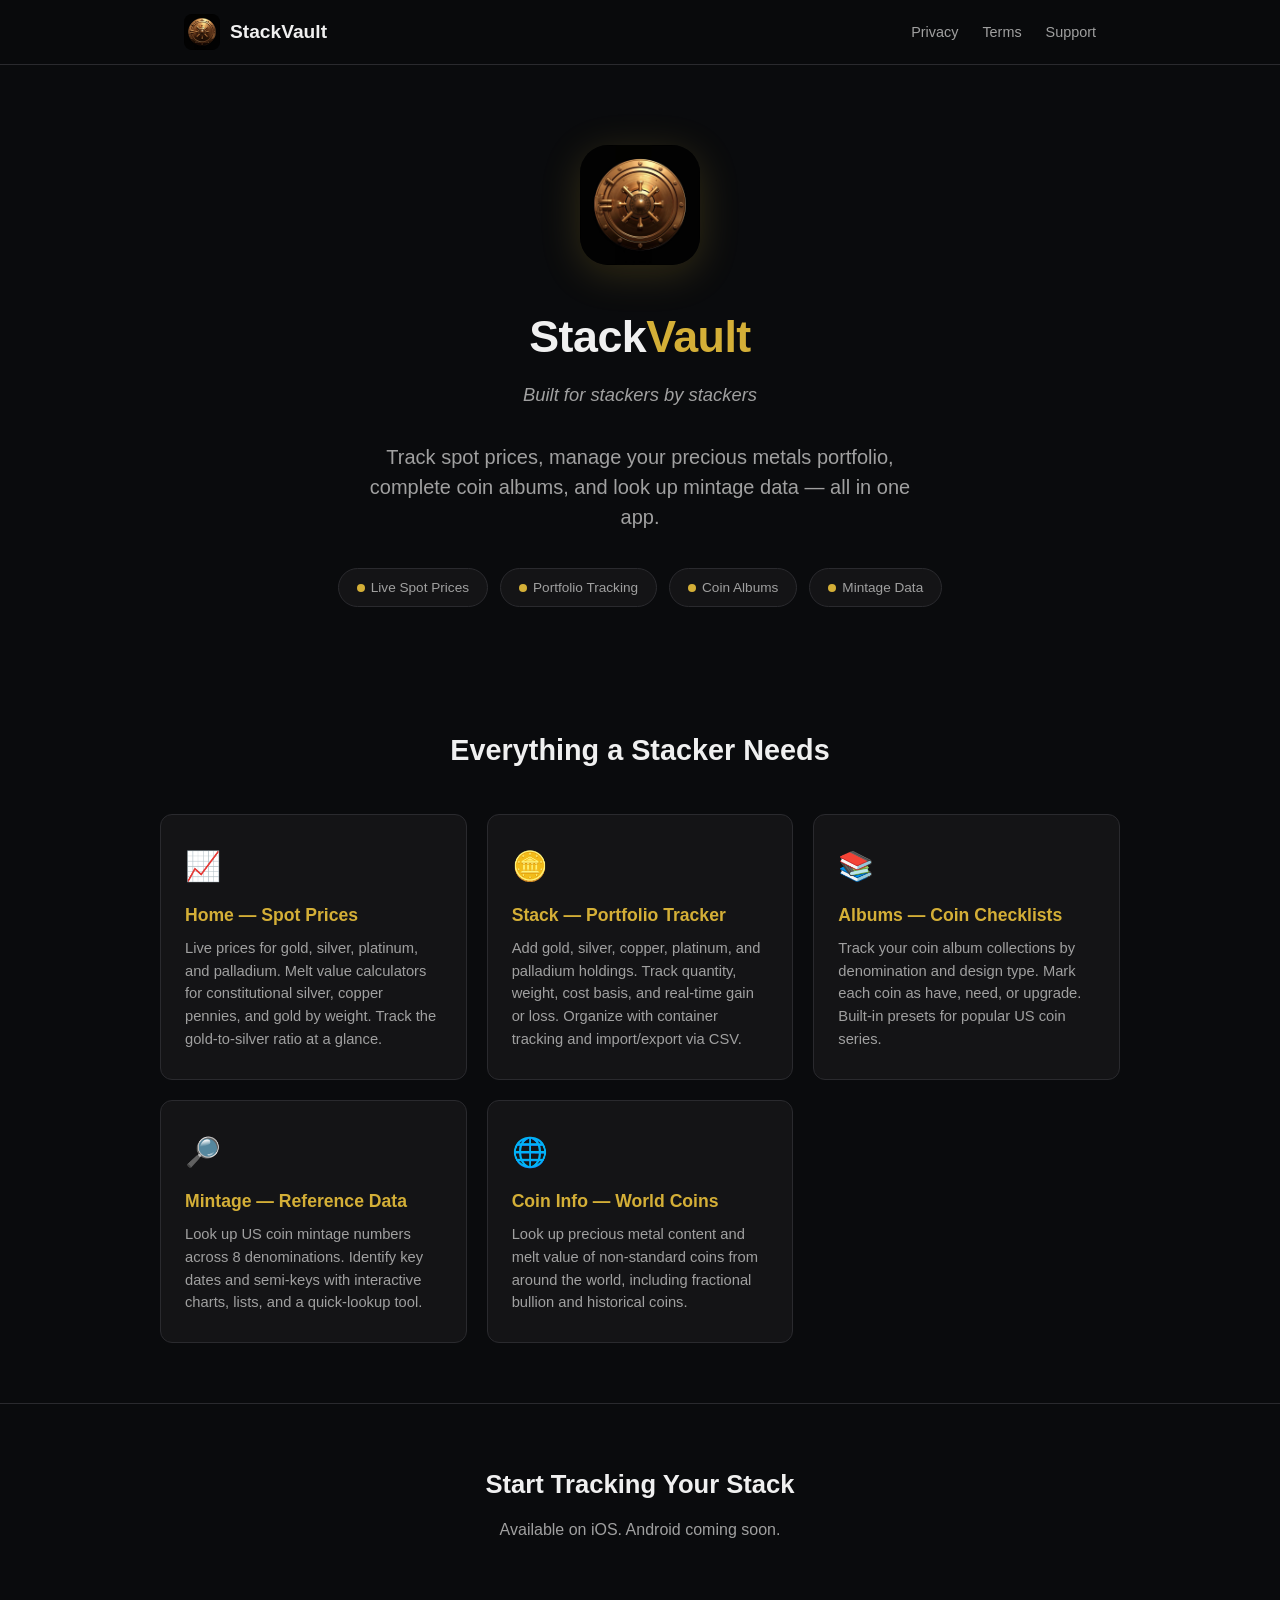
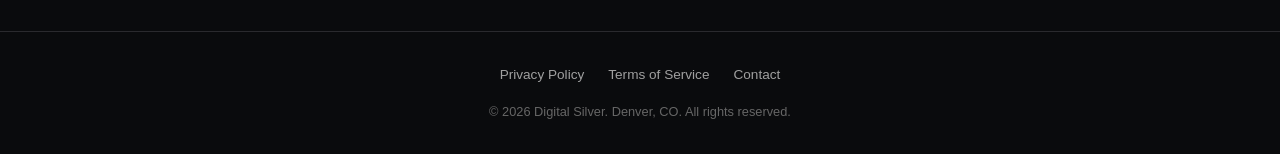
<file: index.html>
<!DOCTYPE html>
<html lang="en">
<head>
  <meta charset="UTF-8">
  <meta name="viewport" content="width=device-width, initial-scale=1.0">
  <title>StackVault - Precious Metals Tracker for Stackers</title>
  <meta name="description" content="StackVault is the precious metals and coin collector app built for stackers by stackers. Track spot prices, manage your stack, complete coin albums, and look up mintage data.">
  <meta name="theme-color" content="#0a0b0d">
  <link rel="icon" type="image/png" href="icon.png">
  <link rel="apple-touch-icon" href="icon.png">
  <link rel="stylesheet" href="style.css">
</head>
<body>

<header>
  <nav>
    <a href="/" class="nav-brand">
      <img src="icon.png" alt="StackVault icon" width="36" height="36">
      <span>StackVault</span>
    </a>
    <ul class="nav-links">
      <li><a href="privacy.html">Privacy</a></li>
      <li><a href="terms.html">Terms</a></li>
      <li><a href="mailto:support@lootscan.app">Support</a></li>
    </ul>
  </nav>
</header>

<main>
  <section class="hero">
    <img src="icon.png" alt="StackVault app icon" class="hero-icon" width="120" height="120">
    <h1>Stack<span class="gold">Vault</span></h1>
    <p class="subtitle">Built for stackers by stackers</p>
    <p class="tagline">Track spot prices, manage your precious metals portfolio, complete coin albums, and look up mintage data &mdash; all in one app.</p>
    <div class="badge-row">
      <span class="badge"><span class="dot"></span> Live Spot Prices</span>
      <span class="badge"><span class="dot"></span> Portfolio Tracking</span>
      <span class="badge"><span class="dot"></span> Coin Albums</span>
      <span class="badge"><span class="dot"></span> Mintage Data</span>
    </div>
  </section>

  <section class="features container">
    <h2>Everything a Stacker Needs</h2>
    <div class="feature-grid">

      <div class="feature-card">
        <span class="icon">&#128200;</span>
        <h3>Home &mdash; Spot Prices</h3>
        <p>Live prices for gold, silver, platinum, and palladium. Melt value calculators for constitutional silver, copper pennies, and gold by weight. Track the gold-to-silver ratio at a glance.</p>
      </div>

      <div class="feature-card">
        <span class="icon">&#129689;</span>
        <h3>Stack &mdash; Portfolio Tracker</h3>
        <p>Add gold, silver, copper, platinum, and palladium holdings. Track quantity, weight, cost basis, and real-time gain or loss. Organize with container tracking and import/export via CSV.</p>
      </div>

      <div class="feature-card">
        <span class="icon">&#128218;</span>
        <h3>Albums &mdash; Coin Checklists</h3>
        <p>Track your coin album collections by denomination and design type. Mark each coin as have, need, or upgrade. Built-in presets for popular US coin series.</p>
      </div>

      <div class="feature-card">
        <span class="icon">&#128270;</span>
        <h3>Mintage &mdash; Reference Data</h3>
        <p>Look up US coin mintage numbers across 8 denominations. Identify key dates and semi-keys with interactive charts, lists, and a quick-lookup tool.</p>
      </div>

      <div class="feature-card">
        <span class="icon">&#127760;</span>
        <h3>Coin Info &mdash; World Coins</h3>
        <p>Look up precious metal content and melt value of non-standard coins from around the world, including fractional bullion and historical coins.</p>
      </div>

    </div>
  </section>

  <section class="cta">
    <h2>Start Tracking Your Stack</h2>
    <p>Available on iOS. Android coming soon.</p>
    <!-- Replace # with actual App Store link when live -->
    <!--<a href="#" class="btn-primary">Download on the App Store</a>-->
  </section>
</main>

<footer>
  <div class="footer-links">
    <a href="privacy.html">Privacy Policy</a>
    <a href="terms.html">Terms of Service</a>
    <a href="mailto:support@lootscan.app">Contact</a>
  </div>
  <p class="footer-copy">&copy; 2026 Digital Silver. Denver, CO. All rights reserved.</p>
</footer>

</body>
</html>
</file>
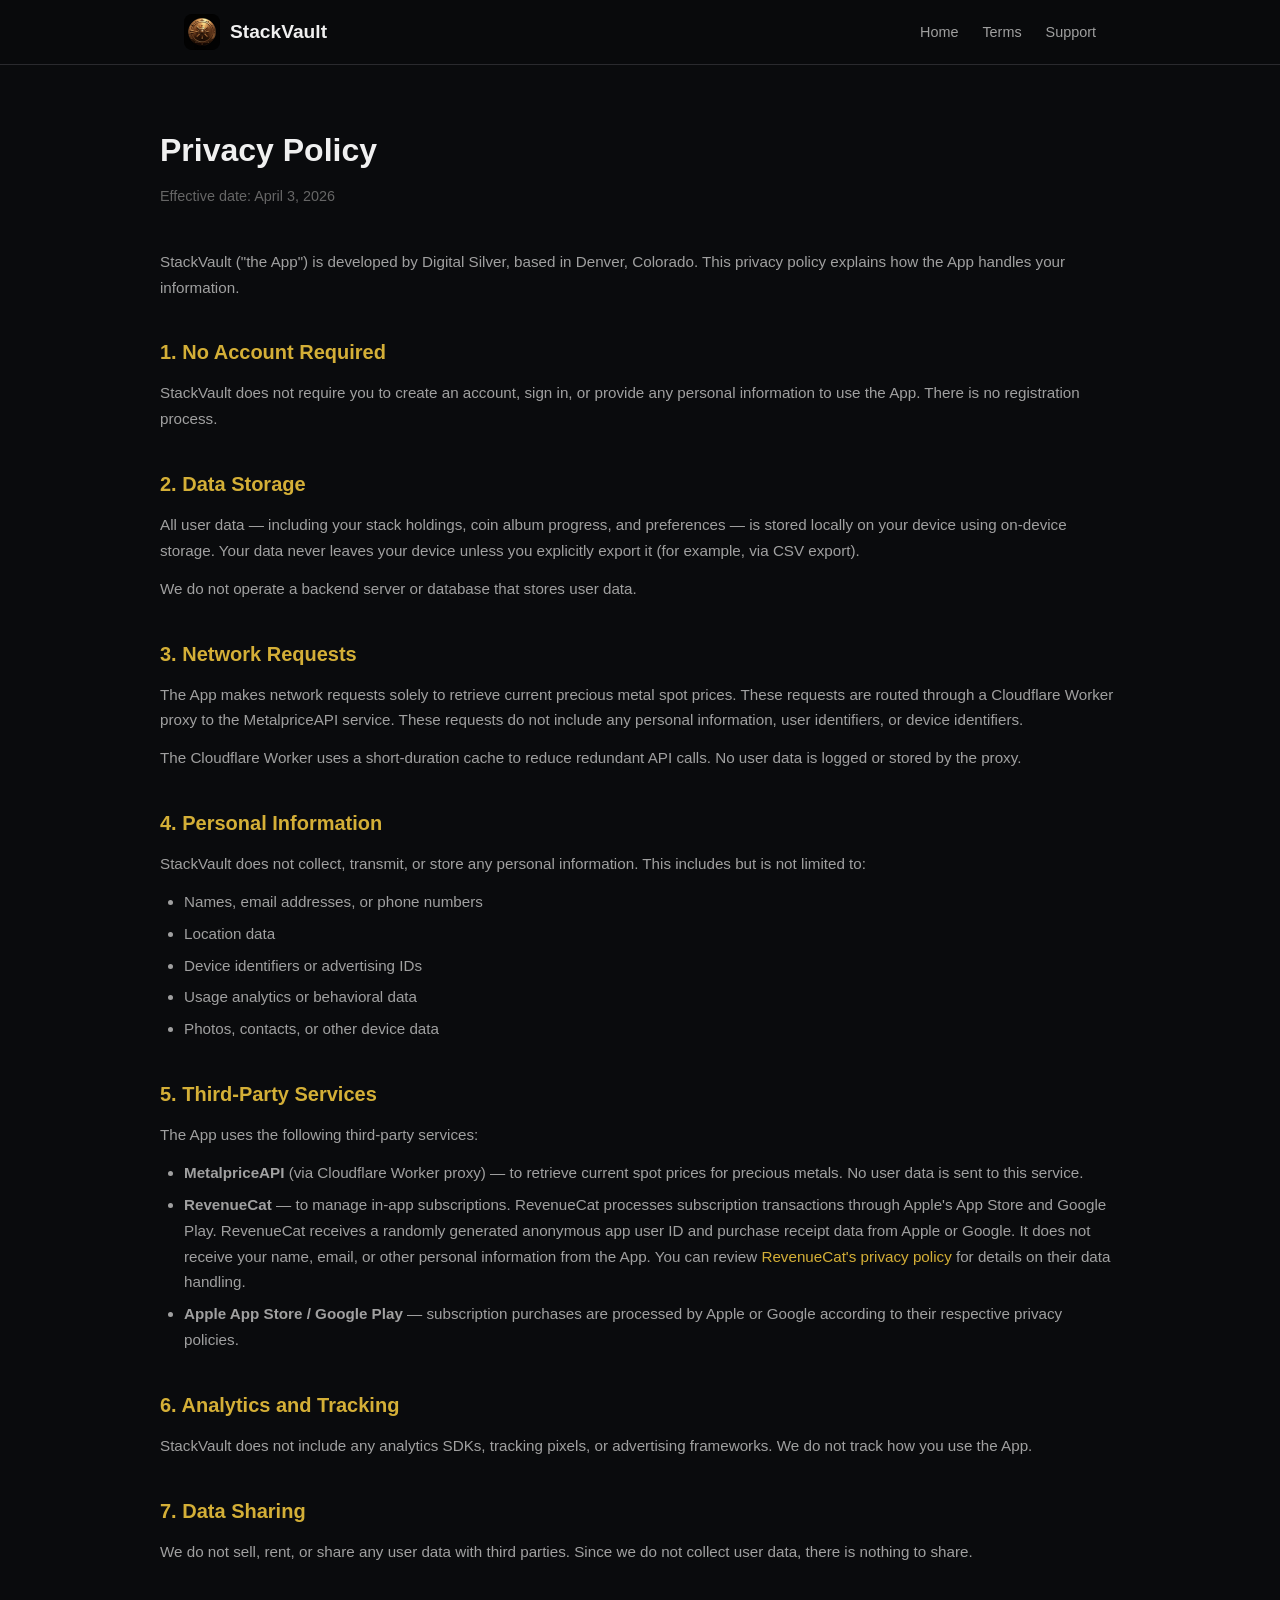
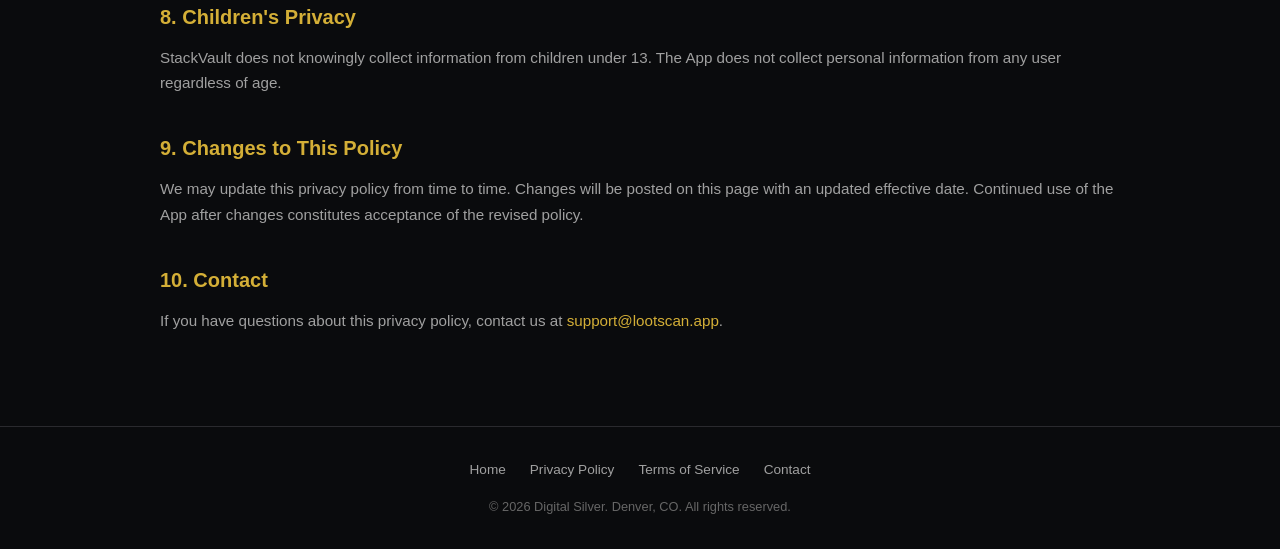
<file: privacy.html>
<!DOCTYPE html>
<html lang="en">
<head>
  <meta charset="UTF-8">
  <meta name="viewport" content="width=device-width, initial-scale=1.0">
  <title>Privacy Policy - StackVault</title>
  <meta name="description" content="StackVault privacy policy. We collect no personal data. All your data stays on your device.">
  <meta name="theme-color" content="#0a0b0d">
  <link rel="icon" type="image/png" href="icon.png">
  <link rel="apple-touch-icon" href="icon.png">
  <link rel="stylesheet" href="style.css">
</head>
<body>

<header>
  <nav>
    <a href="/" class="nav-brand">
      <img src="icon.png" alt="StackVault icon" width="36" height="36">
      <span>StackVault</span>
    </a>
    <ul class="nav-links">
      <li><a href="index.html">Home</a></li>
      <li><a href="terms.html">Terms</a></li>
      <li><a href="mailto:support@lootscan.app">Support</a></li>
    </ul>
  </nav>
</header>

<main class="container legal">
  <h1>Privacy Policy</h1>
  <p class="effective">Effective date: April 3, 2026</p>

  <p>StackVault ("the App") is developed by Digital Silver, based in Denver, Colorado. This privacy policy explains how the App handles your information.</p>

  <h2>1. No Account Required</h2>
  <p>StackVault does not require you to create an account, sign in, or provide any personal information to use the App. There is no registration process.</p>

  <h2>2. Data Storage</h2>
  <p>All user data — including your stack holdings, coin album progress, and preferences — is stored locally on your device using on-device storage. Your data never leaves your device unless you explicitly export it (for example, via CSV export).</p>
  <p>We do not operate a backend server or database that stores user data.</p>

  <h2>3. Network Requests</h2>
  <p>The App makes network requests solely to retrieve current precious metal spot prices. These requests are routed through a Cloudflare Worker proxy to the MetalpriceAPI service. These requests do not include any personal information, user identifiers, or device identifiers.</p>
  <p>The Cloudflare Worker uses a short-duration cache to reduce redundant API calls. No user data is logged or stored by the proxy.</p>

  <h2>4. Personal Information</h2>
  <p>StackVault does not collect, transmit, or store any personal information. This includes but is not limited to:</p>
  <ul>
    <li>Names, email addresses, or phone numbers</li>
    <li>Location data</li>
    <li>Device identifiers or advertising IDs</li>
    <li>Usage analytics or behavioral data</li>
    <li>Photos, contacts, or other device data</li>
  </ul>

  <h2>5. Third-Party Services</h2>
  <p>The App uses the following third-party services:</p>
  <ul>
    <li><strong>MetalpriceAPI</strong> (via Cloudflare Worker proxy) — to retrieve current spot prices for precious metals. No user data is sent to this service.</li>
    <li><strong>RevenueCat</strong> — to manage in-app subscriptions. RevenueCat processes subscription transactions through Apple's App Store and Google Play. RevenueCat receives a randomly generated anonymous app user ID and purchase receipt data from Apple or Google. It does not receive your name, email, or other personal information from the App. You can review <a href="https://www.revenuecat.com/privacy/" target="_blank" rel="noopener">RevenueCat's privacy policy</a> for details on their data handling.</li>
    <li><strong>Apple App Store / Google Play</strong> — subscription purchases are processed by Apple or Google according to their respective privacy policies.</li>
  </ul>

  <h2>6. Analytics and Tracking</h2>
  <p>StackVault does not include any analytics SDKs, tracking pixels, or advertising frameworks. We do not track how you use the App.</p>

  <h2>7. Data Sharing</h2>
  <p>We do not sell, rent, or share any user data with third parties. Since we do not collect user data, there is nothing to share.</p>

  <h2>8. Children's Privacy</h2>
  <p>StackVault does not knowingly collect information from children under 13. The App does not collect personal information from any user regardless of age.</p>

  <h2>9. Changes to This Policy</h2>
  <p>We may update this privacy policy from time to time. Changes will be posted on this page with an updated effective date. Continued use of the App after changes constitutes acceptance of the revised policy.</p>

  <h2>10. Contact</h2>
  <p>If you have questions about this privacy policy, contact us at <a href="mailto:support@lootscan.app">support@lootscan.app</a>.</p>
</main>

<footer>
  <div class="footer-links">
    <a href="index.html">Home</a>
    <a href="privacy.html">Privacy Policy</a>
    <a href="terms.html">Terms of Service</a>
    <a href="mailto:support@lootscan.app">Contact</a>
  </div>
  <p class="footer-copy">&copy; 2026 Digital Silver. Denver, CO. All rights reserved.</p>
</footer>

</body>
</html>
</file>
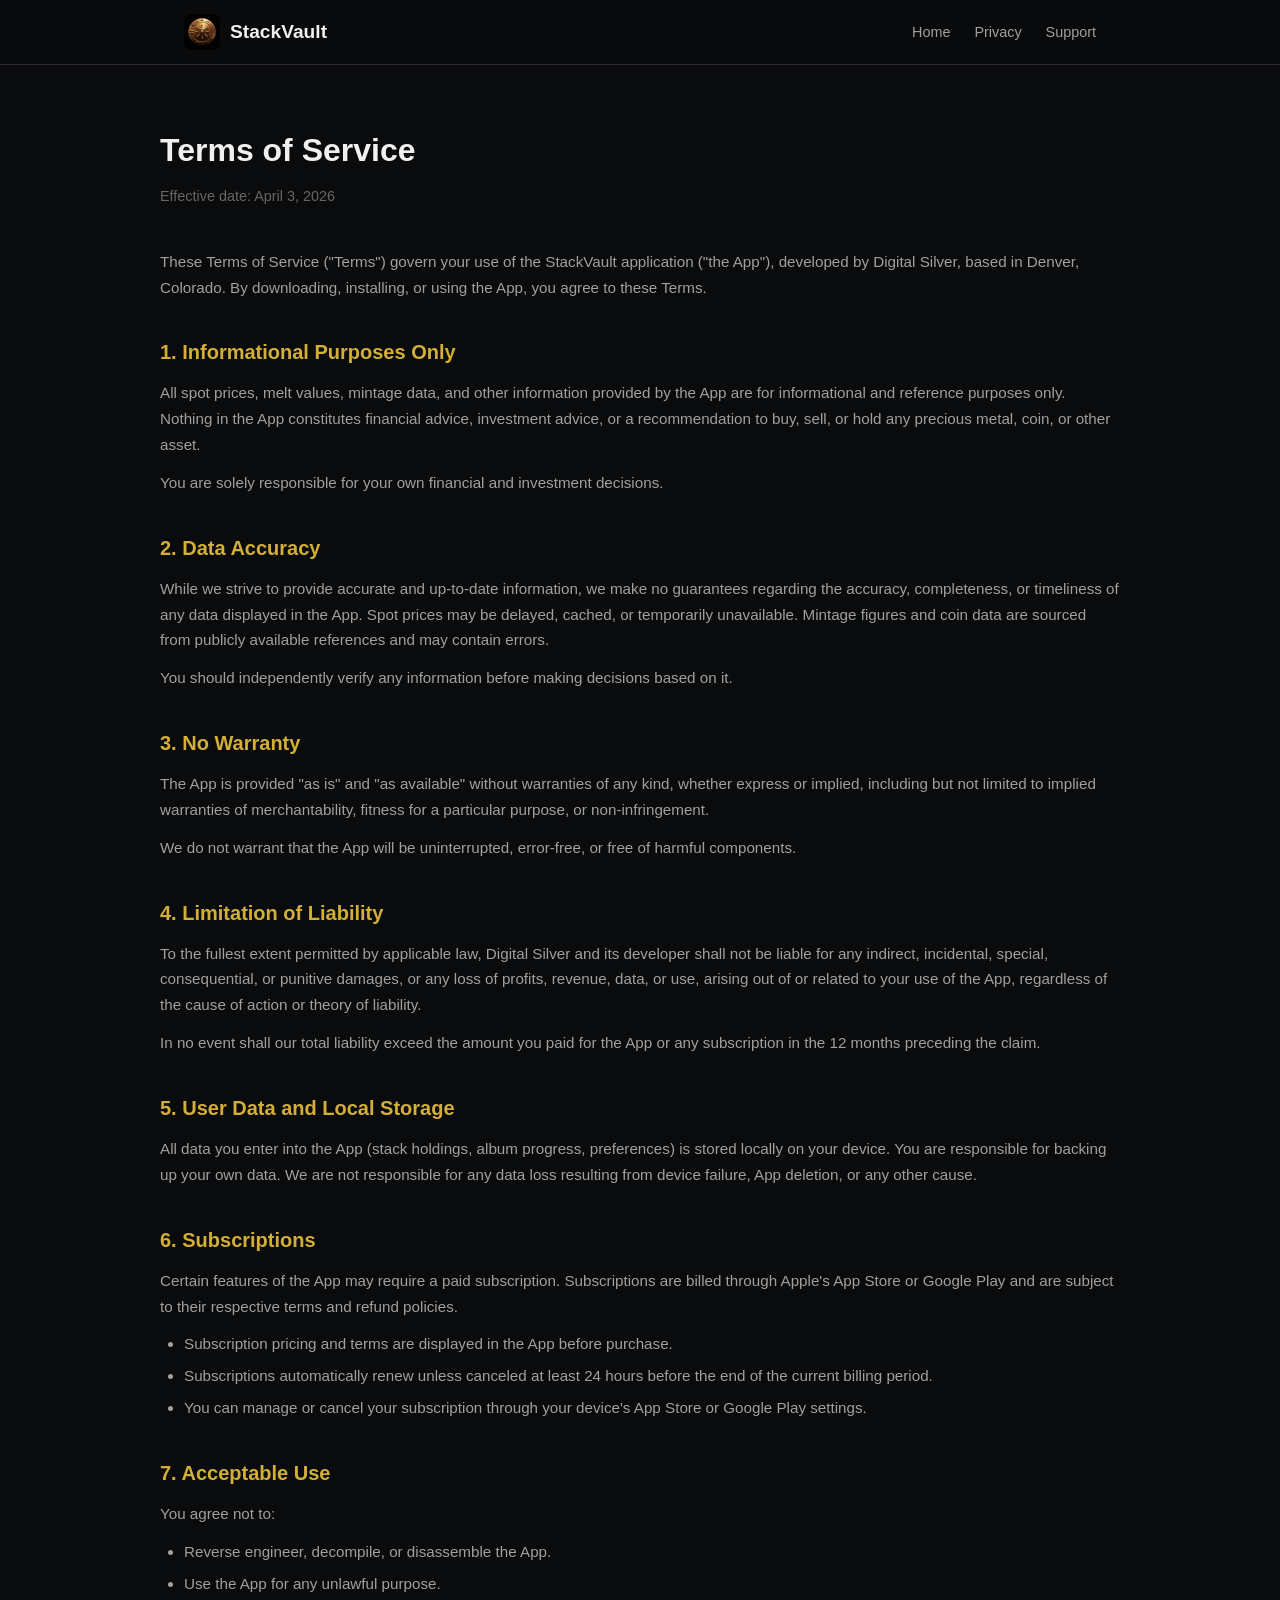
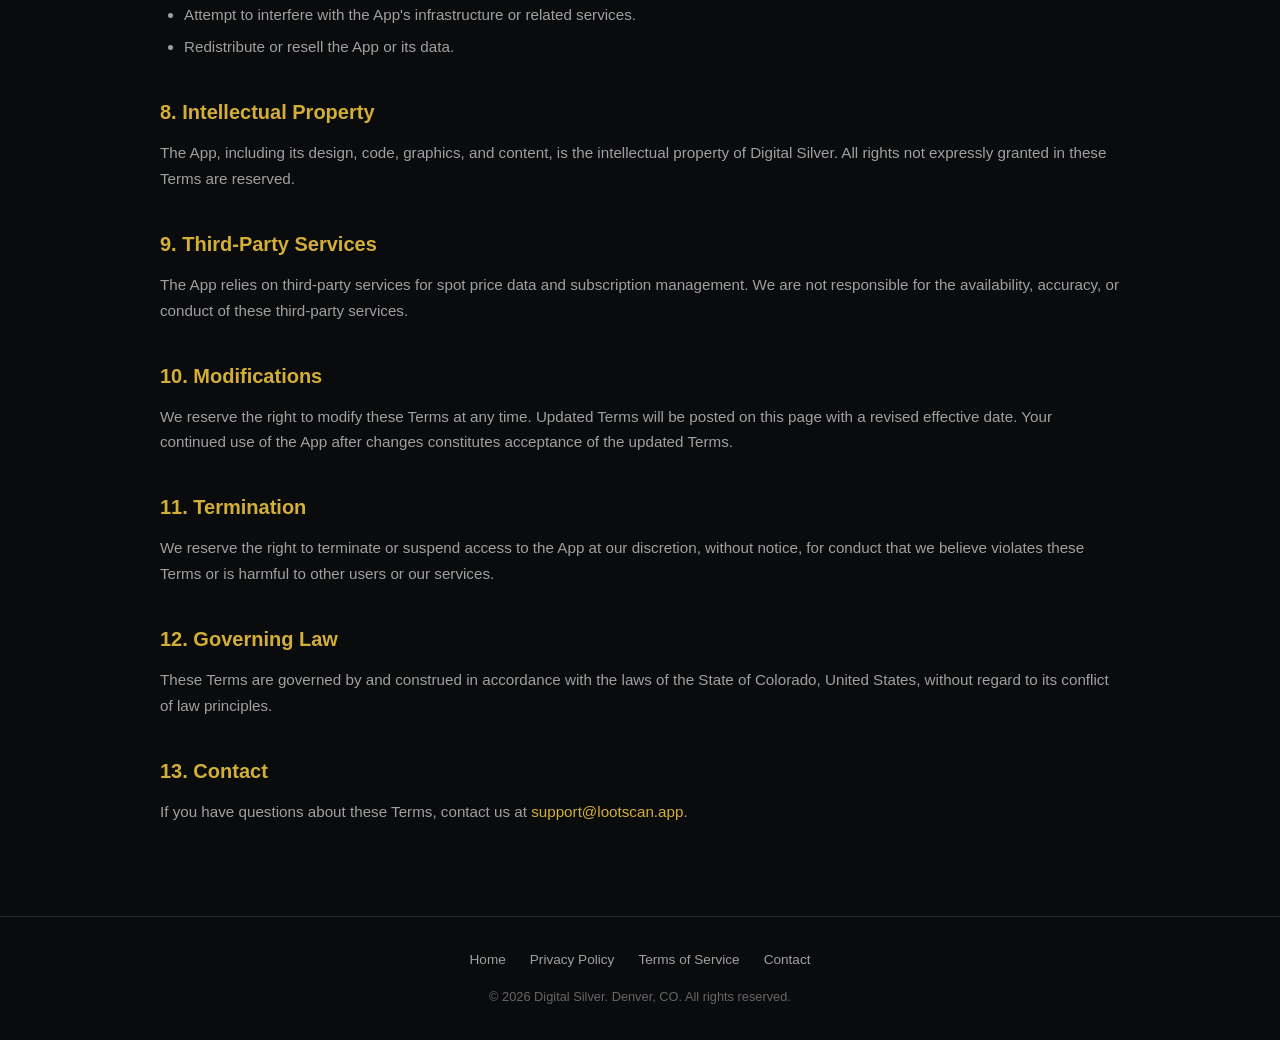
<file: terms.html>
<!DOCTYPE html>
<html lang="en">
<head>
  <meta charset="UTF-8">
  <meta name="viewport" content="width=device-width, initial-scale=1.0">
  <title>Terms of Service - StackVault</title>
  <meta name="description" content="StackVault terms of service. Please read before using the app.">
  <meta name="theme-color" content="#0a0b0d">
  <link rel="icon" type="image/png" href="icon.png">
  <link rel="apple-touch-icon" href="icon.png">
  <link rel="stylesheet" href="style.css">
</head>
<body>

<header>
  <nav>
    <a href="/" class="nav-brand">
      <img src="icon.png" alt="StackVault icon" width="36" height="36">
      <span>StackVault</span>
    </a>
    <ul class="nav-links">
      <li><a href="index.html">Home</a></li>
      <li><a href="privacy.html">Privacy</a></li>
      <li><a href="mailto:support@lootscan.app">Support</a></li>
    </ul>
  </nav>
</header>

<main class="container legal">
  <h1>Terms of Service</h1>
  <p class="effective">Effective date: April 3, 2026</p>

  <p>These Terms of Service ("Terms") govern your use of the StackVault application ("the App"), developed by Digital Silver, based in Denver, Colorado. By downloading, installing, or using the App, you agree to these Terms.</p>

  <h2>1. Informational Purposes Only</h2>
  <p>All spot prices, melt values, mintage data, and other information provided by the App are for informational and reference purposes only. Nothing in the App constitutes financial advice, investment advice, or a recommendation to buy, sell, or hold any precious metal, coin, or other asset.</p>
  <p>You are solely responsible for your own financial and investment decisions.</p>

  <h2>2. Data Accuracy</h2>
  <p>While we strive to provide accurate and up-to-date information, we make no guarantees regarding the accuracy, completeness, or timeliness of any data displayed in the App. Spot prices may be delayed, cached, or temporarily unavailable. Mintage figures and coin data are sourced from publicly available references and may contain errors.</p>
  <p>You should independently verify any information before making decisions based on it.</p>

  <h2>3. No Warranty</h2>
  <p>The App is provided "as is" and "as available" without warranties of any kind, whether express or implied, including but not limited to implied warranties of merchantability, fitness for a particular purpose, or non-infringement.</p>
  <p>We do not warrant that the App will be uninterrupted, error-free, or free of harmful components.</p>

  <h2>4. Limitation of Liability</h2>
  <p>To the fullest extent permitted by applicable law, Digital Silver and its developer shall not be liable for any indirect, incidental, special, consequential, or punitive damages, or any loss of profits, revenue, data, or use, arising out of or related to your use of the App, regardless of the cause of action or theory of liability.</p>
  <p>In no event shall our total liability exceed the amount you paid for the App or any subscription in the 12 months preceding the claim.</p>

  <h2>5. User Data and Local Storage</h2>
  <p>All data you enter into the App (stack holdings, album progress, preferences) is stored locally on your device. You are responsible for backing up your own data. We are not responsible for any data loss resulting from device failure, App deletion, or any other cause.</p>

  <h2>6. Subscriptions</h2>
  <p>Certain features of the App may require a paid subscription. Subscriptions are billed through Apple's App Store or Google Play and are subject to their respective terms and refund policies.</p>
  <ul>
    <li>Subscription pricing and terms are displayed in the App before purchase.</li>
    <li>Subscriptions automatically renew unless canceled at least 24 hours before the end of the current billing period.</li>
    <li>You can manage or cancel your subscription through your device's App Store or Google Play settings.</li>
  </ul>

  <h2>7. Acceptable Use</h2>
  <p>You agree not to:</p>
  <ul>
    <li>Reverse engineer, decompile, or disassemble the App.</li>
    <li>Use the App for any unlawful purpose.</li>
    <li>Attempt to interfere with the App's infrastructure or related services.</li>
    <li>Redistribute or resell the App or its data.</li>
  </ul>

  <h2>8. Intellectual Property</h2>
  <p>The App, including its design, code, graphics, and content, is the intellectual property of Digital Silver. All rights not expressly granted in these Terms are reserved.</p>

  <h2>9. Third-Party Services</h2>
  <p>The App relies on third-party services for spot price data and subscription management. We are not responsible for the availability, accuracy, or conduct of these third-party services.</p>

  <h2>10. Modifications</h2>
  <p>We reserve the right to modify these Terms at any time. Updated Terms will be posted on this page with a revised effective date. Your continued use of the App after changes constitutes acceptance of the updated Terms.</p>

  <h2>11. Termination</h2>
  <p>We reserve the right to terminate or suspend access to the App at our discretion, without notice, for conduct that we believe violates these Terms or is harmful to other users or our services.</p>

  <h2>12. Governing Law</h2>
  <p>These Terms are governed by and construed in accordance with the laws of the State of Colorado, United States, without regard to its conflict of law principles.</p>

  <h2>13. Contact</h2>
  <p>If you have questions about these Terms, contact us at <a href="mailto:support@lootscan.app">support@lootscan.app</a>.</p>
</main>

<footer>
  <div class="footer-links">
    <a href="index.html">Home</a>
    <a href="privacy.html">Privacy Policy</a>
    <a href="terms.html">Terms of Service</a>
    <a href="mailto:support@lootscan.app">Contact</a>
  </div>
  <p class="footer-copy">&copy; 2026 Digital Silver. Denver, CO. All rights reserved.</p>
</footer>

</body>
</html>
</file>
<file: style.css>
/* StackVault Website — Dark Gold Theme */

:root {
  --bg-primary: #0a0b0d;
  --bg-secondary: #1a1a1d;
  --bg-card: #141416;
  --bg-card-hover: #1e1e22;
  --gold: #D4AF37;
  --gold-dim: #b8962e;
  --gold-glow: rgba(212, 175, 55, 0.15);
  --text-primary: #f0f0f0;
  --text-secondary: #a0a0a0;
  --text-muted: #666;
  --border: #2a2a2e;
  --radius: 12px;
  --max-width: 960px;
}

*, *::before, *::after {
  box-sizing: border-box;
  margin: 0;
  padding: 0;
}

html {
  scroll-behavior: smooth;
}

body {
  font-family: -apple-system, BlinkMacSystemFont, "Segoe UI", Roboto, Helvetica, Arial, sans-serif;
  background-color: var(--bg-primary);
  color: var(--text-primary);
  line-height: 1.6;
  -webkit-font-smoothing: antialiased;
}

a {
  color: var(--gold);
  text-decoration: none;
  transition: color 0.2s;
}

a:hover {
  color: var(--gold-dim);
}

/* Layout */

.container {
  max-width: var(--max-width);
  margin: 0 auto;
  padding: 0 24px;
}

/* Header / Nav */

header {
  position: sticky;
  top: 0;
  z-index: 100;
  background: rgba(10, 11, 13, 0.85);
  backdrop-filter: blur(12px);
  -webkit-backdrop-filter: blur(12px);
  border-bottom: 1px solid var(--border);
}

nav {
  max-width: var(--max-width);
  margin: 0 auto;
  padding: 14px 24px;
  display: flex;
  align-items: center;
  justify-content: space-between;
}

.nav-brand {
  display: flex;
  align-items: center;
  gap: 10px;
  font-size: 1.2rem;
  font-weight: 700;
  color: var(--text-primary);
}

.nav-brand img {
  width: 36px;
  height: 36px;
  border-radius: 8px;
}

.nav-links {
  display: flex;
  gap: 24px;
  list-style: none;
}

.nav-links a {
  color: var(--text-secondary);
  font-size: 0.9rem;
  font-weight: 500;
  transition: color 0.2s;
}

.nav-links a:hover {
  color: var(--gold);
}

/* Hero */

.hero {
  text-align: center;
  padding: 80px 24px 60px;
}

.hero-icon {
  width: 120px;
  height: 120px;
  border-radius: 28px;
  margin-bottom: 28px;
  box-shadow: 0 8px 40px rgba(212, 175, 55, 0.2);
}

.hero h1 {
  font-size: 2.8rem;
  font-weight: 800;
  letter-spacing: -0.5px;
  margin-bottom: 8px;
}

.hero h1 .gold {
  color: var(--gold);
}

.hero .subtitle {
  font-size: 1.15rem;
  color: var(--text-secondary);
  margin-bottom: 32px;
  font-style: italic;
}

.hero .tagline {
  font-size: 1.25rem;
  color: var(--text-secondary);
  max-width: 560px;
  margin: 0 auto 36px;
  line-height: 1.5;
}

.badge-row {
  display: flex;
  justify-content: center;
  gap: 12px;
  flex-wrap: wrap;
}

.badge {
  display: inline-flex;
  align-items: center;
  gap: 6px;
  background: var(--bg-card);
  border: 1px solid var(--border);
  border-radius: 999px;
  padding: 8px 18px;
  font-size: 0.85rem;
  color: var(--text-secondary);
}

.badge .dot {
  width: 8px;
  height: 8px;
  border-radius: 50%;
  background: var(--gold);
}

/* Features */

.features {
  padding: 60px 0;
}

.features h2 {
  text-align: center;
  font-size: 1.8rem;
  font-weight: 700;
  margin-bottom: 40px;
}

.feature-grid {
  display: grid;
  grid-template-columns: repeat(auto-fit, minmax(260px, 1fr));
  gap: 20px;
}

.feature-card {
  background: var(--bg-card);
  border: 1px solid var(--border);
  border-radius: var(--radius);
  padding: 28px 24px;
  transition: background 0.2s, border-color 0.2s;
}

.feature-card:hover {
  background: var(--bg-card-hover);
  border-color: var(--gold-dim);
}

.feature-card .icon {
  font-size: 1.8rem;
  margin-bottom: 12px;
  display: block;
}

.feature-card h3 {
  font-size: 1.1rem;
  font-weight: 700;
  margin-bottom: 8px;
  color: var(--gold);
}

.feature-card p {
  font-size: 0.92rem;
  color: var(--text-secondary);
  line-height: 1.55;
}

/* CTA */

.cta {
  text-align: center;
  padding: 60px 24px;
  border-top: 1px solid var(--border);
}

.cta h2 {
  font-size: 1.6rem;
  font-weight: 700;
  margin-bottom: 12px;
}

.cta p {
  color: var(--text-secondary);
  margin-bottom: 28px;
  font-size: 1rem;
}

.btn-primary {
  display: inline-block;
  background: var(--gold);
  color: #0a0b0d;
  font-weight: 700;
  font-size: 1rem;
  padding: 14px 36px;
  border-radius: 999px;
  transition: background 0.2s, transform 0.15s;
}

.btn-primary:hover {
  background: var(--gold-dim);
  color: #0a0b0d;
  transform: translateY(-1px);
}

/* Footer */

footer {
  border-top: 1px solid var(--border);
  padding: 32px 24px;
  text-align: center;
}

.footer-links {
  display: flex;
  justify-content: center;
  gap: 24px;
  flex-wrap: wrap;
  margin-bottom: 16px;
}

.footer-links a {
  color: var(--text-secondary);
  font-size: 0.85rem;
}

.footer-links a:hover {
  color: var(--gold);
}

.footer-copy {
  color: var(--text-muted);
  font-size: 0.8rem;
}

/* Legal Pages */

.legal {
  padding: 60px 0 80px;
}

.legal h1 {
  font-size: 2rem;
  font-weight: 800;
  margin-bottom: 8px;
}

.legal .effective {
  color: var(--text-muted);
  font-size: 0.9rem;
  margin-bottom: 40px;
}

.legal h2 {
  font-size: 1.25rem;
  font-weight: 700;
  margin-top: 36px;
  margin-bottom: 12px;
  color: var(--gold);
}

.legal p,
.legal li {
  color: var(--text-secondary);
  font-size: 0.95rem;
  line-height: 1.7;
  margin-bottom: 12px;
}

.legal ul {
  padding-left: 24px;
  margin-bottom: 16px;
}

.legal li {
  margin-bottom: 6px;
}

.legal a {
  color: var(--gold);
}

/* Responsive */

@media (max-width: 640px) {
  .hero {
    padding: 48px 16px 40px;
  }

  .hero h1 {
    font-size: 2rem;
  }

  .hero .tagline {
    font-size: 1.05rem;
  }

  .feature-grid {
    grid-template-columns: 1fr;
  }

  .nav-links {
    gap: 16px;
  }
}
</file>
